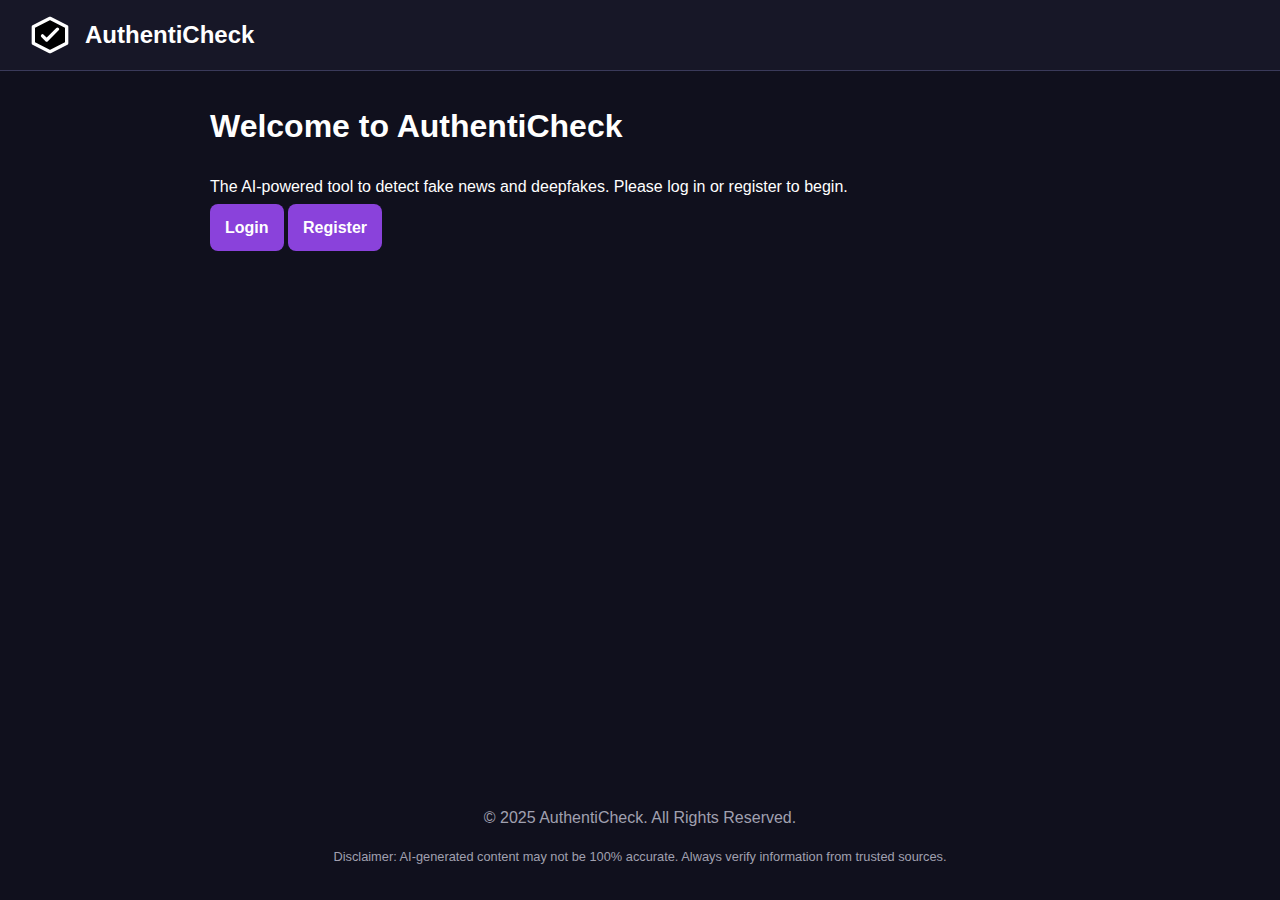
<file: frontend/index.html>
<!DOCTYPE html>
<html lang="en">
<head>
    <meta charset="UTF-8">
    <meta name="viewport" content="width=device-width, initial-scale=1.0">
    <title>AuthentiCheck - AI Detector</title>
    <link rel="stylesheet" href="style.css">
</head>
<body>
    <div id="page-container">
        <header id="main-header">
            <div class="logo-container">
                <svg width="40" height="40" viewBox="0 0 24 24"><path d="M12 2L2 7V17L12 22L22 17V7L12 2Z" stroke="#fff" stroke-width="2" stroke-linecap="round" stroke-linejoin="round"/><path d="M16.5 8.5L10 15L7.5 12.5" stroke="#fff" stroke-width="2" stroke-linecap="round" stroke-linejoin="round"/></svg>
                <h1>AuthentiCheck</h1>
            </div>
            <div id="profile-section"></div>
        </header>

        <main>
            <div id="app-container" class="content-wrapper" style="display: none;">
                <div id="admin-button-container"></div>
                
                <div class="tab-nav">
                    <button class="tab-link active" data-tab="text-analysis">Text Analysis</button>
                    <button class="tab-link" data-tab="media-analysis">Media Analysis</button>
                </div>

                <div id="text-analysis" class="tab-content active">
                    <div class="analysis-panel">
                        <h2>Analyze Text</h2>
                        <p>Paste an article or claim to verify its authenticity.</p>
                        <textarea id="text-input" placeholder="Paste your text here..."></textarea>
                        <button id="analyze-text-button">Analyze Text</button>
                    </div>
                </div>
                
                <div id="media-analysis" class="tab-content">
                    <div class="analysis-panel">
                        <h2>Analyze Image or Video</h2>
                        <p>Upload media and provide an instruction for analysis.</p>
                        <div class="media-upload-area">
                            <label for="file-input" class="file-upload-button">+</label>
                            <span id="file-name-display">No file chosen</span>
                        </div>
                        <input type="file" id="file-input" style="display: none;">
                        <input type="text" id="media-prompt-input" placeholder="e.g., 'Is this a deepfake?'">
                        <button id="analyze-media-button">Analyze Media</button>
                    </div>
                </div>

                <div id="result-panel">
                    <h2>Analysis Result</h2>
                    <div id="result-container">
                        Your analysis result will appear here.
                    </div>
                </div>
            </div>

            <div id="guest-container" class="content-wrapper" style="display: none;">
                <h1>Welcome to AuthentiCheck</h1>
                <p>The AI-powered tool to detect fake news and deepfakes. Please log in or register to begin.</p>
                <div class="button-group">
                    <a href="login.html" class="button-link">Login</a>
                    <a href="register.html" class="button-link">Register</a>
                </div>
            </div>
        </main>

        <footer id="main-footer">
            <p>&copy; 2025 AuthentiCheck. All Rights Reserved.</p>
            <p class="disclaimer">Disclaimer: AI-generated content may not be 100% accurate. Always verify information from trusted sources.</p>
        </footer>
    </div>
    <script src="main.js"></script> 
</body>
</html>
</file>
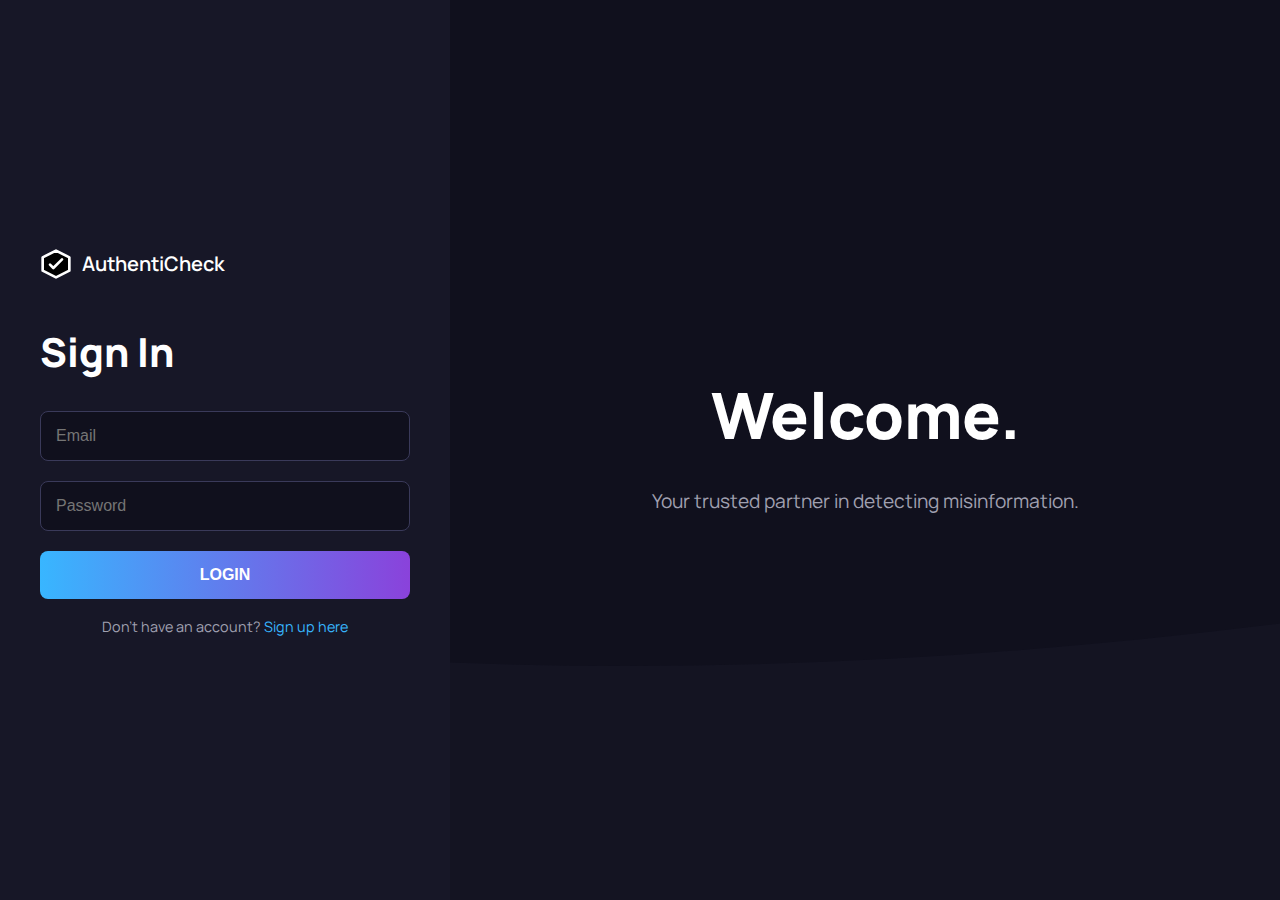
<file: frontend/login.html>
<!DOCTYPE html>
<html lang="en">
<head>
    <meta charset="UTF-8">
    <meta name="viewport" content="width=device-width, initial-scale=1.0">
    <title>Login - AuthentiCheck</title>
    <link rel="icon" href="data:image/svg+xml,%3csvg xmlns='http://www.w3.org/2000/svg' viewBox='0 0 24 24'%3e%3cpath d='M12 2L2 7V17L12 22L22 17V7L12 2Z' stroke='%238A42DB' stroke-width='2' stroke-linecap='round' stroke-linejoin='round'/%3e%3cpath d='M16.5 8.5L10 15L7.5 12.5' stroke='%238A42DB' stroke-width='2' stroke-linecap='round' stroke-linejoin='round'/%3e%3c/svg%3e">
    <link rel="preconnect" href="https://fonts.googleapis.com">
    <link rel="preconnect" href="https://fonts.gstatic.com" crossorigin>
    <link href="https://fonts.googleapis.com/css2?family=Manrope:wght@400;600;800&display=swap" rel="stylesheet">
    <link rel="stylesheet" href="style.css">
</head>
<body>
    <div class="auth-page-wrapper">
        <div class="form-panel">
            <div class="form-container">
                <div class="logo">
                    <svg width="32" height="32" viewBox="0 0 24 24"><path d="M12 2L2 7V17L12 22L22 17V7L12 2Z" stroke="#fff" stroke-width="2" stroke-linecap="round" stroke-linejoin="round"/><path d="M16.5 8.5L10 15L7.5 12.5" stroke="#fff" stroke-width="2" stroke-linecap="round" stroke-linejoin="round"/></svg>
                    <span>AuthentiCheck</span>
                </div>
                <h1>Sign In</h1>
                <form id="login-form">
                    <div class="form-group">
                        <input type="email" id="email" name="email" required placeholder="Email">
                    </div>
                    <div class="form-group">
                        <input type="password" id="password" name="password" required placeholder="Password">
                    </div>
                    <button type="submit">LOGIN</button>
                </form>
                <p id="message-container"></p>
                <p class="subtle-text">Don't have an account? <a href="register.html">Sign up here</a></p>
            </div>
        </div>
        <div class="welcome-panel">
            <h1>Welcome.</h1>
            <p>Your trusted partner in detecting misinformation.</p>
        </div>
    </div>
    <script src="login.js"></script>
</body>
</html>
</file>
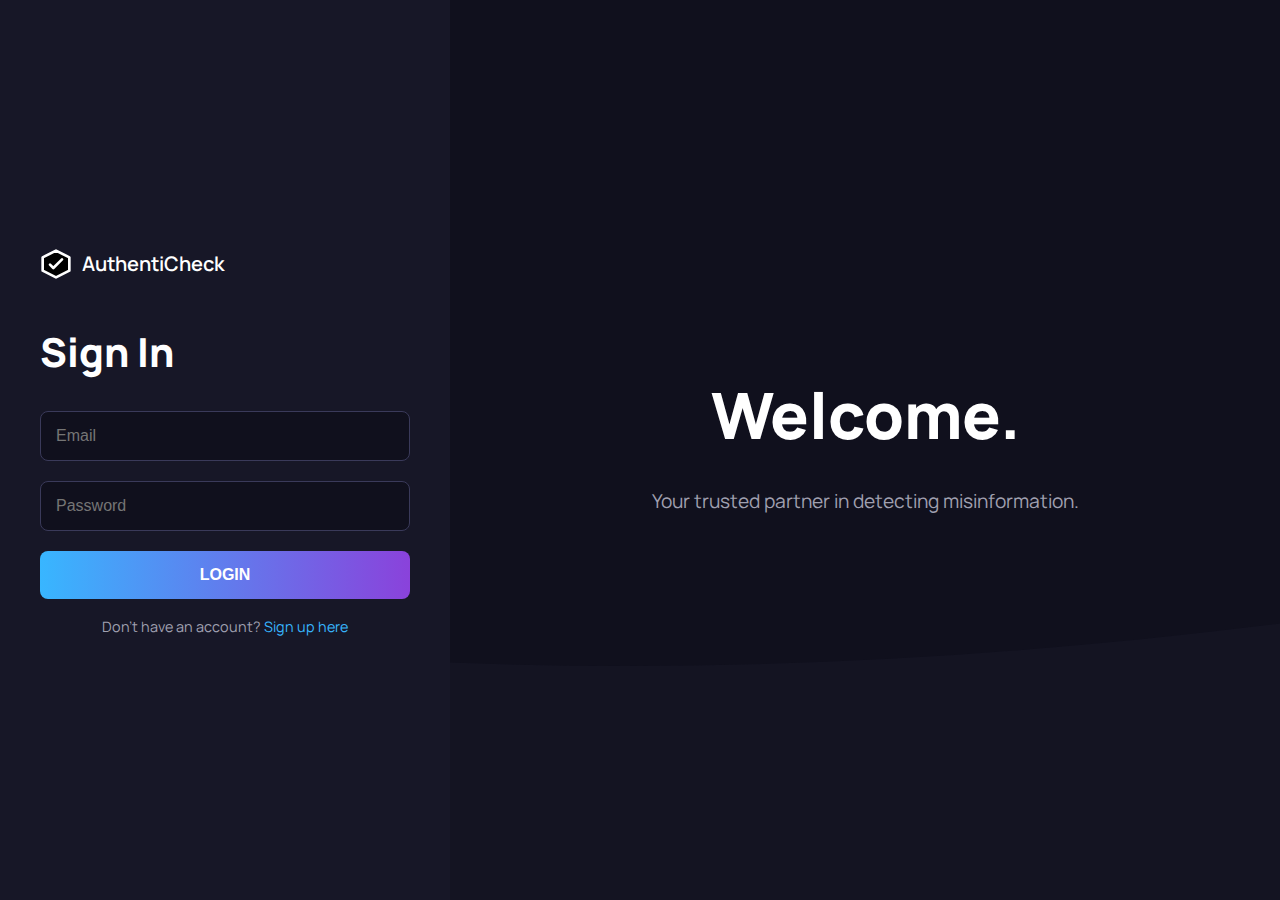
<file: frontend/profile.html>
<!DOCTYPE html>
<html lang="en">
<head>
    <meta charset="UTF-8">
    <meta name="viewport" content="width=device-width, initial-scale=1.0">
    <title>My Profile - AuthentiCheck</title>
    <link rel="icon" href="data:image/svg+xml,%3csvg xmlns='http://www.w3.org/2000/svg' viewBox='0 0 24 24'%3e%3cpath d='M12 2L2 7V17L12 22L22 17V7L12 2Z' stroke='%238A42DB' stroke-width='2' stroke-linecap='round' stroke-linejoin='round'/%3e%3cpath d='M16.5 8.5L10 15L7.5 12.5' stroke='%238A42DB' stroke-width='2' stroke-linecap='round' stroke-linejoin='round'/%3e%3c/svg%3e">
    <link rel="preconnect" href="https://fonts.googleapis.com">
    <link rel="preconnect" href="https://fonts.gstatic.com" crossorigin>
    <link href="https://fonts.googleapis.com/css2?family=Manrope:wght@400;600;800&display=swap" rel="stylesheet">
    <link rel="stylesheet" href="style.css">
</head>
<body>
    <div id="page-container">
        <header id="main-header">
            <div class="logo-container">
                 <svg width="32" height="32" viewBox="0 0 24 24"><path d="M12 2L2 7V17L12 22L22 17V7L12 2Z" stroke="#fff" stroke-width="2" stroke-linecap="round" stroke-linejoin="round"/><path d="M16.5 8.5L10 15L7.5 12.5" stroke="#fff" stroke-width="2" stroke-linecap="round" stroke-linejoin="round"/></svg>
                 <h1><a href="index.html" style="color:white; text-decoration: none;">AuthentiCheck</a></h1>
            </div>
            <div id="profile-section">
                <!-- Profile icon will be inserted here -->
            </div>
        </header>

        <main>
            <div class="profile-header">
                <div id="profile-page-icon" class="profile-icon"></div>
                <div>
                    <h1 id="profile-username">Loading...</h1>
                    <p id="profile-email">Loading...</p>
                </div>
            </div>

            <div class="history-panel">
                <h2>My Submission History</h2>
                <div id="history-container">
                    <!-- History items will be injected here by JS -->
                </div>
            </div>
        </main>
        
        <footer id="main-footer">
            <p>&copy; 2025 AuthentiCheck. All Rights Reserved.</p>
        </footer>
    </div>
    <script src="profile.js"></script>
</body>
</html>
</file>
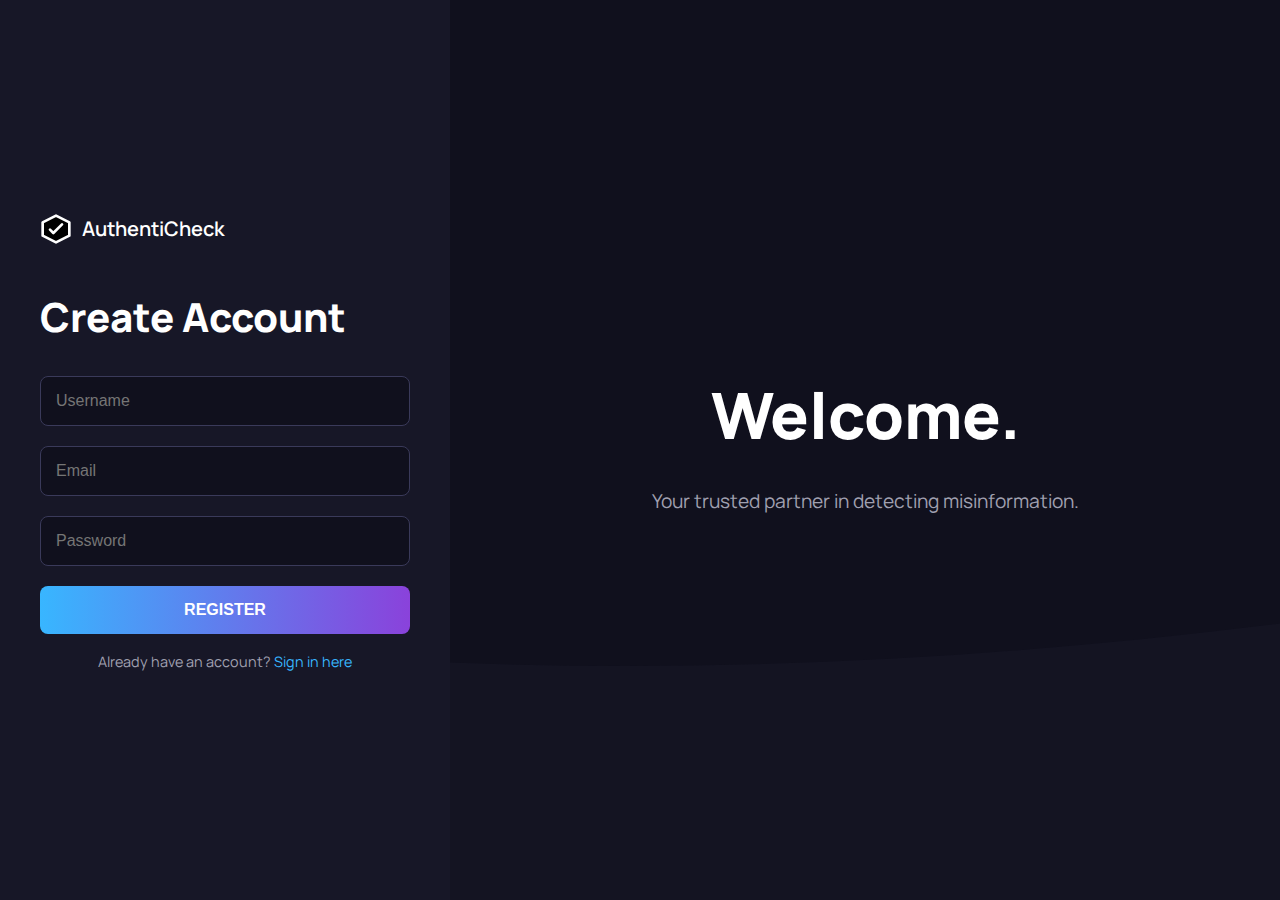
<file: frontend/register.html>
<!DOCTYPE html>
<html lang="en">
<head>
    <meta charset="UTF-8">
    <meta name="viewport" content="width=device-width, initial-scale=1.0">
    <title>Register - AuthentiCheck</title>
    <link rel="icon" href="data:image/svg+xml,%3csvg xmlns='http://www.w3.org/2000/svg' viewBox='0 0 24 24'%3e%3cpath d='M12 2L2 7V17L12 22L22 17V7L12 2Z' stroke='%238A42DB' stroke-width='2' stroke-linecap='round' stroke-linejoin='round'/%3e%3cpath d='M16.5 8.5L10 15L7.5 12.5' stroke='%238A42DB' stroke-width='2' stroke-linecap='round' stroke-linejoin='round'/%3e%3c/svg%3e">
    <link rel="preconnect" href="https://fonts.googleapis.com">
    <link rel="preconnect" href="https://fonts.gstatic.com" crossorigin>
    <link href="https://fonts.googleapis.com/css2?family=Manrope:wght@400;600;800&display=swap" rel="stylesheet">
    <link rel="stylesheet" href="style.css">
</head>
<body>
    <div class="auth-page-wrapper">
        <div class="form-panel">
            <div class="form-container">
                <div class="logo">
                    <svg width="32" height="32" viewBox="0 0 24 24"><path d="M12 2L2 7V17L12 22L22 17V7L12 2Z" stroke="#fff" stroke-width="2" stroke-linecap="round" stroke-linejoin="round"/><path d="M16.5 8.5L10 15L7.5 12.5" stroke="#fff" stroke-width="2" stroke-linecap="round" stroke-linejoin="round"/></svg>
                    <span>AuthentiCheck</span>
                </div>
                <h1>Create Account</h1>
                <form id="register-form">
                    <div class="form-group">
                         <input type="text" id="username" name="username" required placeholder="Username">
                    </div>
                    <div class="form-group">
                        <input type="email" id="email" name="email" required placeholder="Email">
                    </div>
                    <div class="form-group">
                        <input type="password" id="password" name="password" required placeholder="Password">
                    </div>
                    <button type="submit">REGISTER</button>
                </form>
                <p id="message-container"></p>
                <p class="subtle-text">Already have an account? <a href="login.html">Sign in here</a></p>
            </div>
        </div>
        <div class="welcome-panel">
            <h1>Welcome.</h1>
            <p>Your trusted partner in detecting misinformation.</p>
        </div>
    </div>
    <script src="register.js"></script>
</body>
</html>
</file>
<file: frontend/style.css>
/* --- Global Styles & Design System --- */
:root {
    --primary-bg: #10101d; /* */
    --secondary-bg: #171727; /* */
    --panel-bg: #212134; /* */
    --primary-accent: #8A42DB; /* */
    --secondary-accent: #38B6FF; /* */
    --text-color: #FFFFFF; /* */
    --text-muted: #a0a0b0; /* */
    --border-color: #3a3a5a; /* */
    --font-family: 'Manrope', sans-serif; /* */
}

* { box-sizing: border-box; } /* */

body {
    font-family: var(--font-family); /* */
    background-color: var(--primary-bg); /* */
    color: var(--text-color); /* */
    margin: 0; /* */
    line-height: 1.6; /* */
}

h1, h2, h3 { font-weight: 800; margin-top: 0; } /* */

a { color: var(--secondary-accent); text-decoration: none; } /* */
a:hover { text-decoration: underline; } /* */

/* --- Login & Register Pages --- */
.auth-page-wrapper {
    display: flex; /* */
    min-height: 100vh; /* */
}
.form-panel {
    background-color: var(--secondary-bg); /* */
    width: 450px; /* */
    padding: 40px; /* */
    display: flex; /* */
    flex-direction: column; /* */
    justify-content: center; /* */
}
.form-container { width: 100%; } /* */
.form-panel .logo { display: flex; align-items: center; gap: 10px; margin-bottom: 40px; } /* */
.form-panel .logo span { font-size: 20px; font-weight: 600; } /* */
.form-panel h1 { font-size: 2.5rem; } /* */
.form-group { margin-bottom: 20px; } /* */
.form-group input {
    width: 100%; /* */
    padding: 15px; /* */
    background-color: var(--primary-bg); /* */
    border: 1px solid var(--border-color); /* */
    border-radius: 8px; /* */
    color: var(--text-color); /* */
    font-size: 1rem; /* */
}
.form-container button {
    width: 100%; /* */
    padding: 15px; /* */
    font-size: 1rem; /* */
    font-weight: 600; /* */
    color: #fff; /* */
    background: linear-gradient(90deg, var(--secondary-accent) 0%, var(--primary-accent) 100%); /* */
    border: none; /* */
    border-radius: 8px; /* */
    cursor: pointer; /* */
    transition: transform 0.2s ease; /* */
}
.form-container button:hover { transform: scale(1.02); } /* */
.subtle-text { font-size: 0.9rem; color: var(--text-muted); text-align: center; } /* */
#message-container { margin-top: 15px; font-weight: 600; text-align: center; } /* */

.welcome-panel {
    flex-grow: 1; /* */
    display: flex; /* */
    flex-direction: column; /* */
    justify-content: center; /* */
    align-items: center; /* */
    text-align: center; /* */
    padding: 50px; /* */
    background: var(--primary-bg) url('data:image/svg+xml,%3Csvg xmlns="http://www.w3.org/2000/svg" viewBox="0 0 1440 320"%3E%3Cpath fill="%23171727" fill-opacity="0.5" d="M0,128L80,149.3C160,171,320,213,480,229.3C640,245,800,235,960,208C1120,181,1280,139,1360,117.3L1440,96L1440,320L1360,320C1280,320,1120,320,960,320C800,320,640,320,480,320C320,320,160,320,80,320L0,320Z"%3E%3C/path%3E%3C/svg%3E') no-repeat bottom center; /* */
    background-size: cover; /* */
}
.welcome-panel h1 { font-size: 4rem; margin-bottom: 0; } /* */
.welcome-panel p { font-size: 1.2rem; color: var(--text-muted); } /* */


/* --- Main Application Page (index.html) --- */
#page-container { display: flex; flex-direction: column; min-height: 100vh; } /* */
main { flex: 1; max-width: 900px; width: 100%; margin: 30px auto; padding: 0 20px; } /* */
#main-header {
    background-color: var(--secondary-bg); /* */
    padding: 15px 30px; /* */
    display: flex; /* */
    justify-content: space-between; /* */
    align-items: center; /* */
    border-bottom: 1px solid var(--border-color); /* */
}
#main-header .logo-container { display: flex; align-items: center; gap: 15px; } /* */
#main-header .logo-container h1 { font-size: 24px; margin: 0; color: var(--text-color); } /* */
#main-footer { text-align: center; padding: 20px; color: var(--text-muted); } /* */

/* --- Tabs --- */
.tab-nav { display: flex; border-bottom: 1px solid var(--border-color); } /* */
.tab-link {
    padding: 15px 25px; /* */
    cursor: pointer; /* */
    background-color: transparent; /* */
    border: none; /* */
    border-bottom: 3px solid transparent; /* */
    color: var(--text-muted); /* */
    font-size: 1rem; /* */
    font-weight: 600; /* */
}
.tab-link.active {
    color: var(--text-color); /* */
    border-bottom: 3px solid var(--primary-accent); /* */
}
.tab-content { display: none; } /* */
.tab-content.active { display: block; } /* */
.analysis-panel { padding-top: 25px; } /* */
.analysis-panel h2 { margin-bottom: 5px; } /* */
.analysis-panel p { color: var(--text-muted); margin-top: 0; font-size: 0.9rem; } /* */

/* --- Forms on Main Page --- */
textarea, #media-prompt-input {
    width: 100%; /* */
    padding: 15px; /* */
    background-color: var(--secondary-bg); /* */
    border: 1px solid var(--border-color); /* */
    border-radius: 8px; /* */
    color: var(--text-color); /* */
    font-size: 1rem; /* */
    margin-top: 15px; /* */
    margin-bottom: 15px; /* */
}
#analyze-text-button, #analyze-media-button, .button-link {
    width: 100%; /* */
    padding: 15px; /* */
    font-size: 1rem; /* */
    font-weight: 600; /* */
    color: #fff; /* */
    background: var(--primary-accent); /* */
    border: none; /* */
    border-radius: 8px; /* */
    cursor: pointer; /* */
    transition: background-color 0.2s; /* */
}
#analyze-text-button:hover, #analyze-media-button:hover, .button-link:hover { background-color: #6c2db3; } /* */
.file-upload-button {
    padding: 10px 15px; /* */
    width: auto; /* */
    background-color: var(--secondary-bg); /* */
    border: 1px solid var(--border-color); /* */
}
.file-upload-button:hover { background-color: #31314b; } /* */
.media-upload-area { display: flex; align-items: center; gap: 15px; margin-top: 15px; } /* */
#file-name-display { color: var(--text-muted); } /* */

/* --- Result Panel --- */
#result-panel {
    margin-top: 30px; /* */
    background-color: var(--secondary-bg); /* */
    border-radius: 8px; /* */
    padding: 25px; /* */
    border: 1px solid var(--border-color); /* */
}
#result-container {
    padding-top: 15px; /* */
    border-top: 1px solid var(--border-color); /* */
    min-height: 100px; /* */
    white-space: pre-wrap; /* */
    font-size: 1rem; /* */
    color: var(--text-muted); /* */
}
.spinner {
    border: 4px solid rgba(255,255,255,0.2); /* */
    width: 36px; /* */
    height: 36px; /* */
    border-radius: 50%; /* */
    border-left-color: var(--secondary-accent); /* */
    margin: 20px auto; /* */
    animation: spin 1s ease infinite; /* */
}
@keyframes spin { to { transform: rotate(360deg); } } /* */

/* --- Profile Icon (Unchanged logic, re-styled) --- */
.profile-icon {
    width: 40px; /* */
    height: 40px; /* */
    border-radius: 50%; /* */
    background-color: var(--primary-accent); /* */
    color: white; /* */
    display: flex; /* */
    align-items: center; /* */
    justify-content: center; /* */
    font-size: 1.2rem; /* */
    font-weight: 600; /* */
    cursor: pointer; /* */
}
.profile-dropdown {
    display: none; /* */
    position: absolute; /* */
    right: 30px; /* */
    top: 70px; /* */
    background-color: var(--secondary-bg); /* */
    border: 1px solid var(--border-color); /* */
    border-radius: 8px; /* */
    width: 150px; /* */
    box-shadow: 0 4px 15px rgba(0,0,0,0.2); /* */
    z-index: 100; /* */
}
.profile-dropdown a, .profile-dropdown button {
    display: block; /* */
    width: 100%; /* */
    text-align: left; /* */
    padding: 12px 15px; /* */
    color: var(--text-color); /* */
}
.profile-dropdown a:hover, .profile-dropdown button:hover { background-color: var(--primary-bg); } /* */
/* --- NEW: Profile Page Styles --- */
.profile-header {
    display: flex; /* */
    align-items: center; /* */
    gap: 20px; /* */
    margin-bottom: 30px; /* */
}
.profile-header .profile-icon {
    width: 80px; /* */
    height: 80px; /* */
    font-size: 2.5rem; /* */
}
.profile-header h1 {
    margin-bottom: 0; /* */
    font-size: 2.2rem; /* */
}
.profile-header p {
    margin-top: 5px; /* */
    color: var(--text-muted); /* */
}
.history-panel {
    background-color: var(--secondary-bg); /* */
    border-radius: 8px; /* */
    padding: 25px; /* */
    border: 1px solid var(--border-color); /* */
}
.history-panel h2 {
    margin-top: 0; /* */
    padding-bottom: 15px; /* */
    border-bottom: 1px solid var(--border-color); /* */
}
.history-item {
    border-bottom: 1px solid var(--border-color); /* */
    padding: 20px 0; /* */
}
.history-item:last-child {
    border-bottom: none; /* */
    padding-bottom: 0; /* */
}
.history-item strong {
    color: var(--text-color); /* */
}
.history-item p, .history-item pre {
    margin: 5px 0 0 0; /* */
    color: var(--text-muted); /* */
    white-space: pre-wrap; /* */
    word-wrap: break-word; /* */
    font-family: var(--font-family); /* */
}
.history-analysis {
    margin-top: 15px; /* */
    padding: 15px; /* */
    background-color: var(--primary-bg); /* */
    border-radius: 6px; /* */
}
/* --- New Disclaimer Style --- */
.disclaimer {
    font-size: 0.8rem; /* */
    color: var(--text-muted); /* */
    margin-top: 5px; /* */
}
/* --- Style for new Analysis Label --- */
#result-container strong {
    display: block; /* */
    margin-bottom: 10px; /* */
    color: var(--text-color); /* */
}
#result-container pre {
    margin: 0; /* */
    font-family: var(--font-family); /* */
    color: var(--text-muted); /* */
}
/* --- NEW: Admin Dashboard Styles --- */
.admin-panel {
    background-color: var(--secondary-bg);
    border-radius: 8px;
    padding: 25px;
    border: 1px solid var(--border-color);
    margin-bottom: 30px; /* <-- ADD THIS LINE */
}
.admin-panel h1 {
    margin-top: 0; /* */
}
.admin-panel h2 {
    margin-top: 30px; /* */
    padding-bottom: 15px; /* */
    border-bottom: 1px solid var(--border-color); /* */
}

.admin-table {
    width: 100%; /* */
    border-collapse: collapse; /* */
    margin-top: 20px; /* */
    font-size: 0.9rem; /* */
}

.admin-table th, .admin-table td {
    padding: 12px 15px; /* */
    text-align: left; /* */
    border-bottom: 1px solid var(--border-color); /* */
}

.admin-table th {
    background-color: var(--primary-bg); /* */
    font-weight: 600; /* */
    color: var(--text-color); /* */
}

.admin-table tbody tr:hover {
    background-color: var(--panel-bg); /* */
}

.admin-table td {
    vertical-align: top; /* */
    color: var(--text-muted); /* */
}
.admin-table td .cell-content {
    max-height: 150px; /* */
    overflow-y: auto; /* */
    padding-right: 10px; /* */
}
/* --- FIX: Text Overflow in Analysis Box --- */
#result-container pre, .history-analysis pre {
    white-space: pre-wrap;   /* Allows the text to wrap to the next line */ /* */
    word-break: break-word;    /* Forces long words to break if they would overflow */ /* */
}
/* --- NEW: Admin Button Style --- */
.admin-button {
    display: block;
    width: 100%;
    padding: 15px;
    margin-bottom: 20px;
    text-align: center;
    background: linear-gradient(90deg, #e67e22 0%, #d35400 100%);
    color: white;
    font-weight: 600;
    border-radius: 8px;
    text-decoration: none;
    transition: transform 0.2s ease;
}
.admin-button:hover {
    transform: scale(1.02);
    text-decoration: none;
}

/* --- NEW: Radio Button Review Styles --- */
.review-options {
    display: flex;
    justify-content: center;
    gap: 15px;
    margin-bottom: 15px;
}
.review-options input[type="radio"] {
    display: none;
}
.review-options label {
    padding: 8px 15px;
    border: 1px solid var(--border-color);
    border-radius: 20px;
    cursor: pointer;
    transition: all 0.2s ease;
    font-size: 0.9rem;
}
.review-options input[type="radio"]:checked + label {
    background-color: var(--primary-accent);
    color: white;
    border-color: var(--primary-accent);
}
/* --- NEW: Modal Styles for Admin Dashboard --- */
.modal-backdrop {
    position: fixed;
    top: 0;
    left: 0;
    width: 100%;
    height: 100%;
    background-color: rgba(0, 0, 0, 0.7);
    display: flex;
    justify-content: center;
    align-items: center;
    z-index: 1000;
}

.modal-content {
    background-color: var(--secondary-bg);
    padding: 30px;
    border-radius: 8px;
    border: 1px solid var(--border-color);
    width: 90%;
    max-width: 700px;
    position: relative;
    box-shadow: 0 5px 20px rgba(0,0,0,0.3);
}

.modal-close-button {
    position: absolute;
    top: 10px;
    right: 15px;
    background: none;
    border: none;
    color: var(--text-muted);
    font-size: 2rem;
    cursor: pointer;
}

.modal-body-section {
    margin-bottom: 20px;
}
.modal-body-section h4 {
    margin-bottom: 5px;
    color: var(--text-color);
    border-bottom: 1px solid var(--border-color);
    padding-bottom: 5px;
}
.modal-body-section pre {
    white-space: pre-wrap;
    word-break: break-word;
    background-color: var(--primary-bg);
    padding: 15px;
    border-radius: 6px;
    max-height: 200px;
    overflow-y: auto;
    color: var(--text-muted);
}
.admin-table tbody tr {
    cursor: pointer; /* Add pointer cursor to rows to show they are clickable */
}
/* --- NEW: Chart Container Styles --- */
/* --- NEW: Chart Container Styles --- */
.chart-container {
    background-color: var(--secondary-bg);
    border-radius: 8px;
    padding: 25px;
    border: 1px solid var(--border-color);
    margin-bottom: 30px;
    height: 400px; 
}
.chart-container h3 {
    text-align: center;
    color: var(--text-color);
    margin-bottom: 20px;
}
</file>
